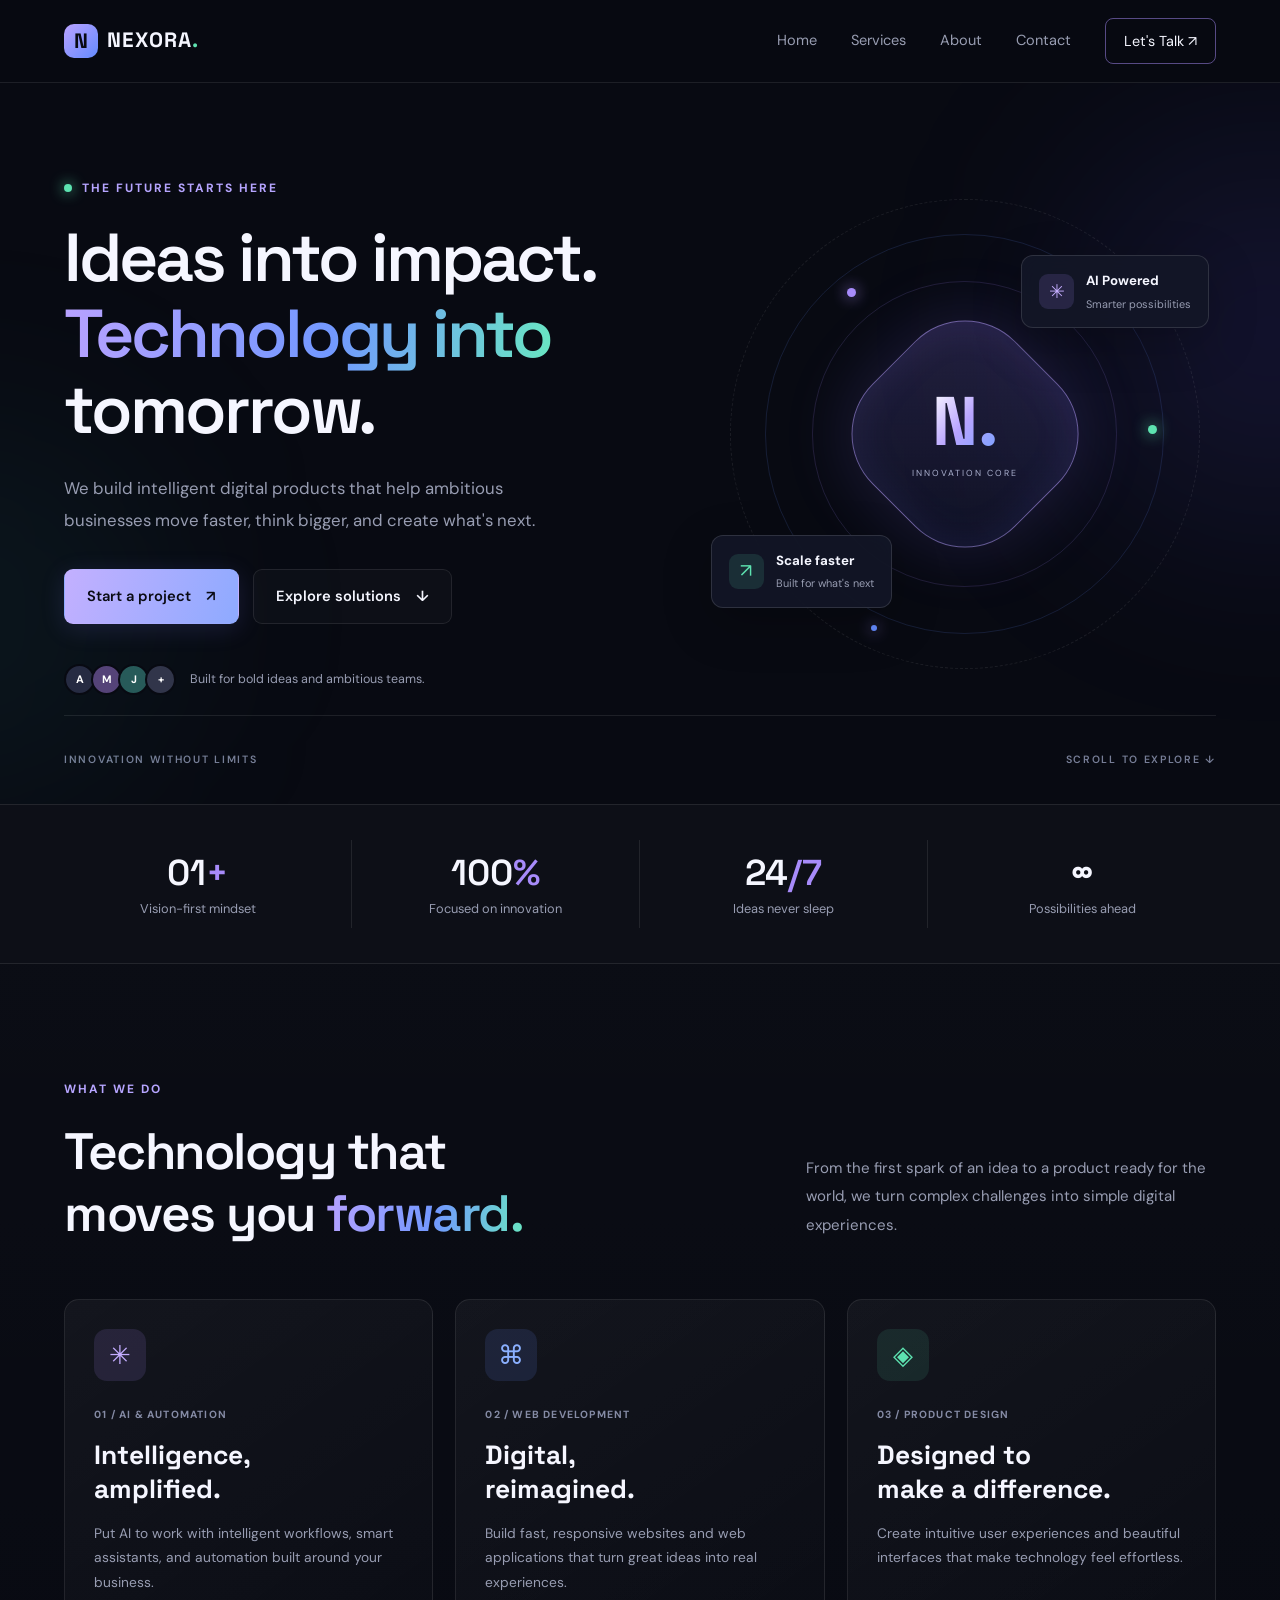
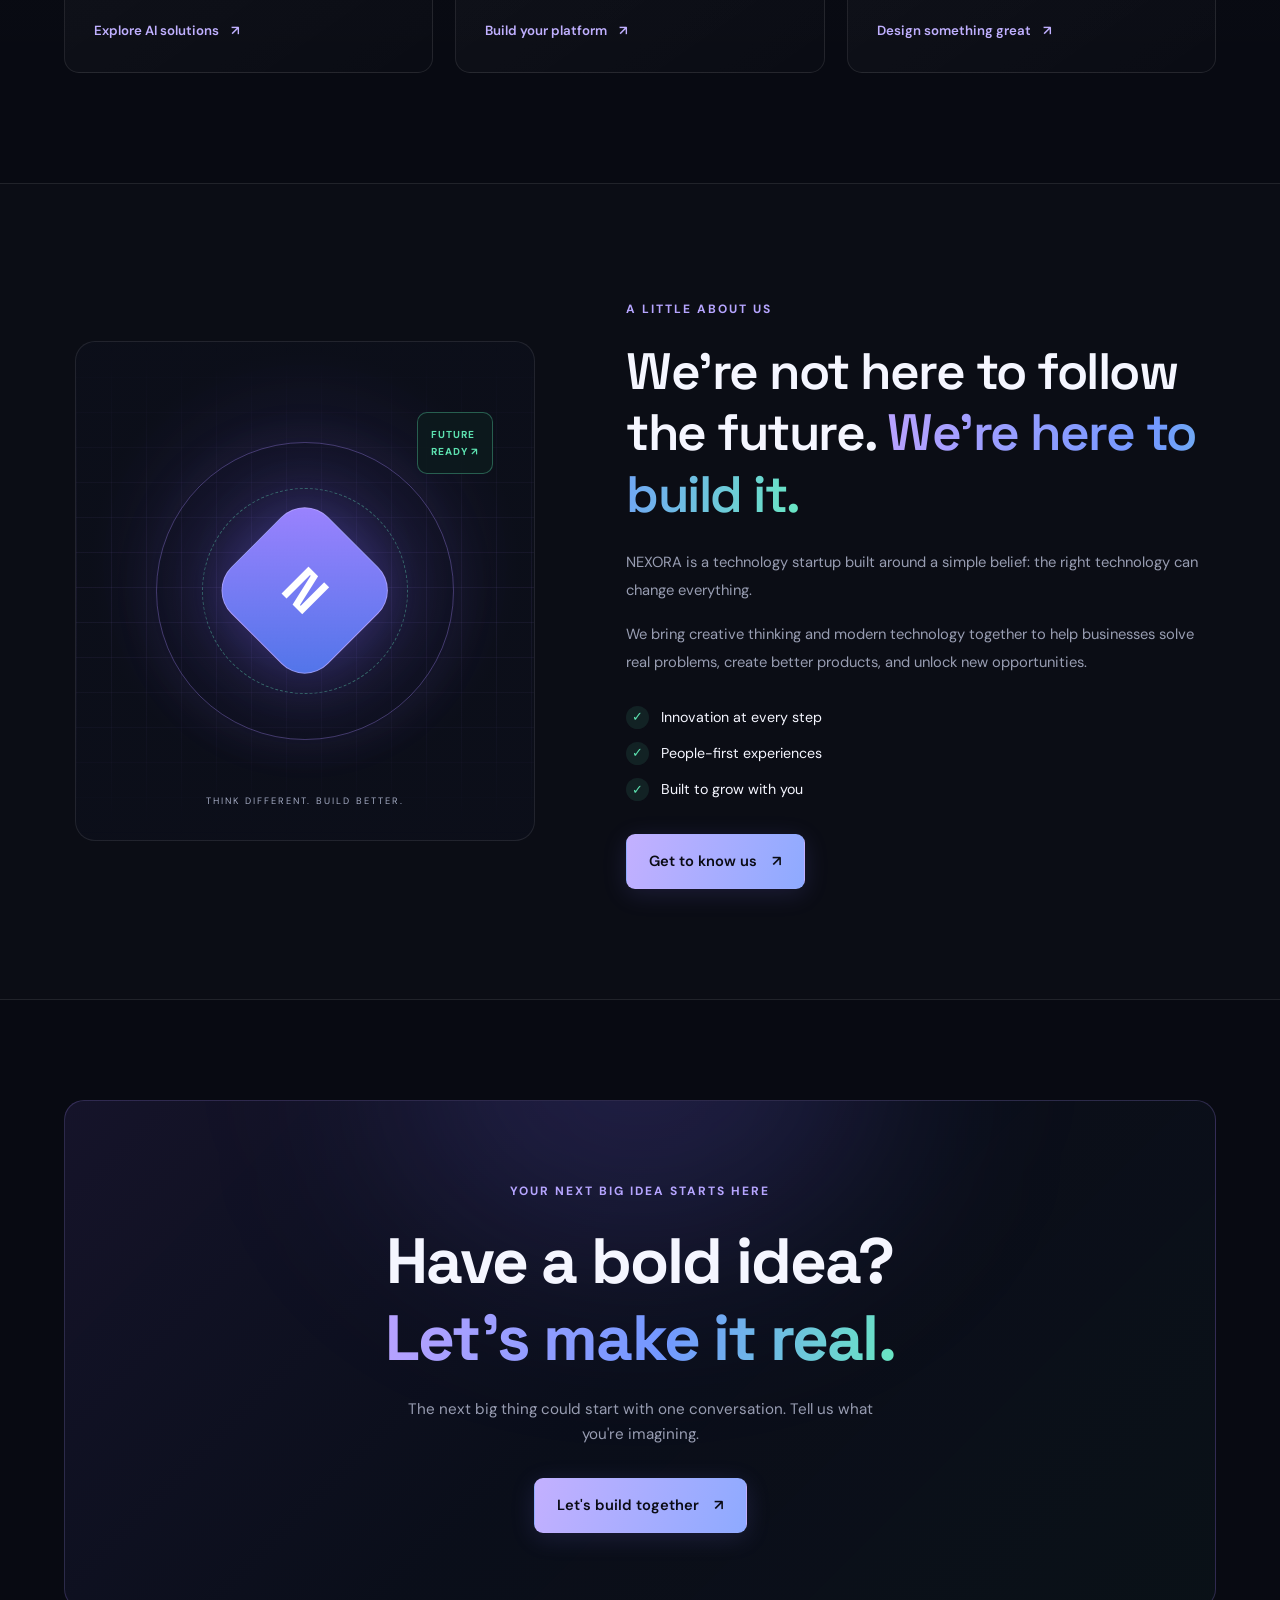
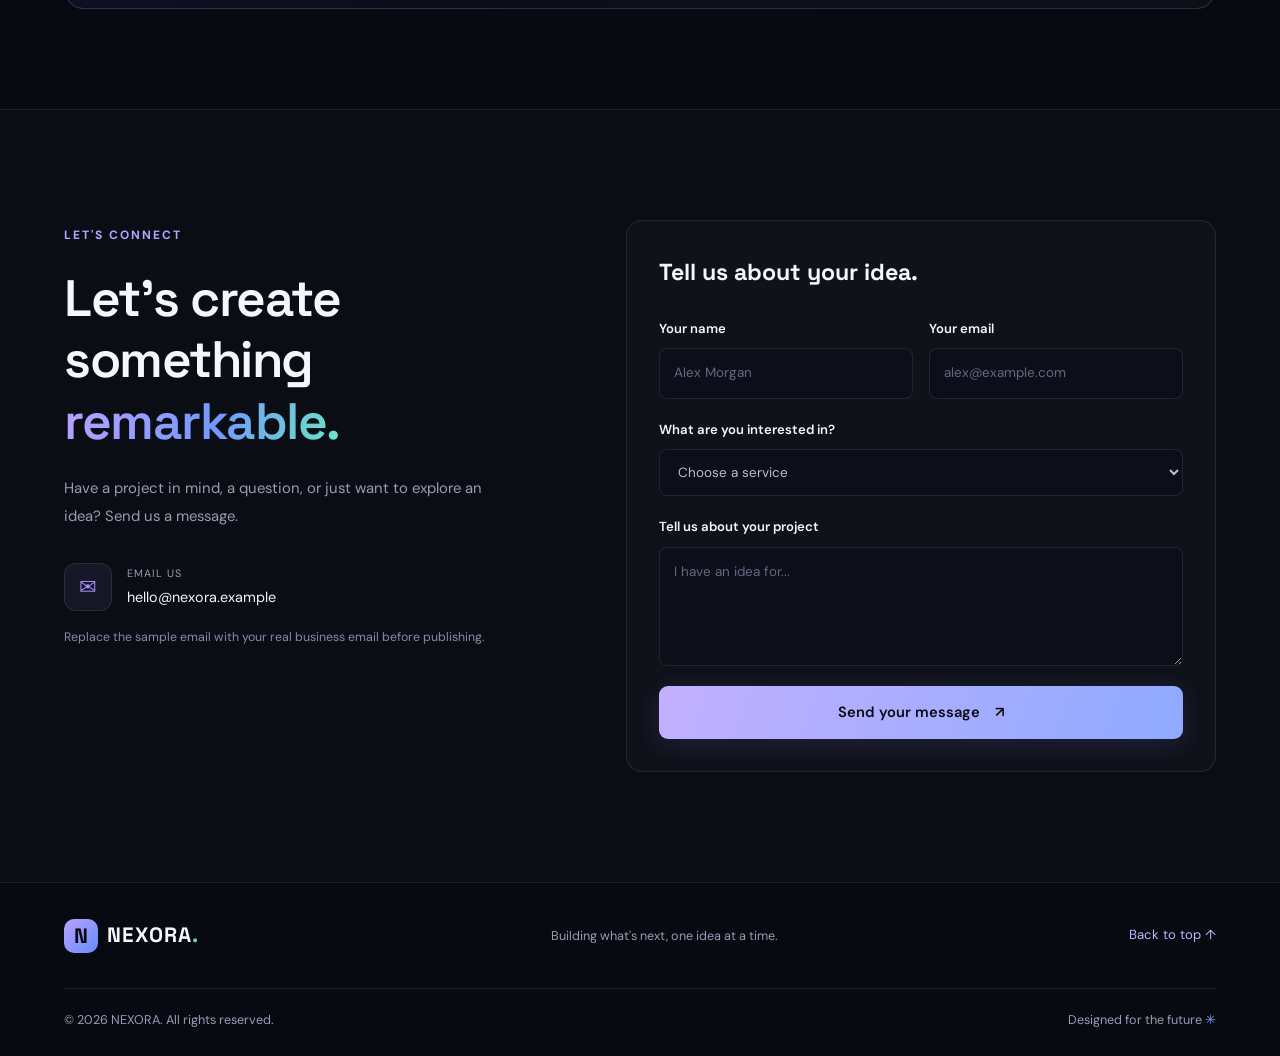
<file: techstartup web/index.html>
<!DOCTYPE html>
<html lang="en">
<head>
  <meta charset="UTF-8">
  <meta name="viewport" content="width=device-width, initial-scale=1.0">
  <meta name="description" content="Nexora builds intelligent digital experiences for ambitious businesses.">
  <title>NEXORA | Build What's Next</title>

  <!-- Connect the CSS file -->
  <link rel="stylesheet" href="style.css">

  <!-- Google Fonts -->
  <link rel="preconnect" href="https://fonts.googleapis.com">
  <link rel="preconnect" href="https://fonts.gstatic.com" crossorigin>
  <link href="https://fonts.googleapis.com/css2?family=DM+Sans:wght@400;500;600;700&family=Space+Grotesk:wght@400;500;600;700&display=swap" rel="stylesheet">

  <!-- Connect the JavaScript file -->
  <script src="script.js" defer></script>
</head>

<body>

  <!-- Navigation -->
  <header class="header">
    <nav class="navbar container">
      <a href="#home" class="logo">
        <span class="logo-icon">N</span>
        NEXORA<span class="logo-dot">.</span>
      </a>

      <button class="menu-toggle" id="menuToggle"
        aria-label="Toggle navigation" aria-expanded="false">
        <span></span>
        <span></span>
        <span></span>
      </button>

      <div class="nav-links" id="navLinks">
        <a href="#home">Home</a>
        <a href="#services">Services</a>
        <a href="#about">About</a>
        <a href="#contact">Contact</a>
        <a href="#contact" class="nav-cta">Let's Talk ↗</a>
      </div>
    </nav>
  </header>

  <main>

    <!-- Hero Section -->
    <section class="hero section" id="home">
      <div class="hero-glow glow-one"></div>
      <div class="hero-glow glow-two"></div>

      <div class="container hero-grid">
        <div class="hero-content reveal">
          <div class="eyebrow">
            <span class="status-dot"></span>
            THE FUTURE STARTS HERE
          </div>

          <h1>
            Ideas into impact.<br>
            <span class="gradient-text">Technology into</span><br>
            tomorrow.
          </h1>

          <p class="hero-description">
            We build intelligent digital products that help ambitious
            businesses move faster, think bigger, and create what's next.
          </p>

          <div class="hero-actions">
            <a href="#contact" class="btn btn-primary">
              Start a project <span>↗</span>
            </a>
            <a href="#services" class="btn btn-secondary">
              Explore solutions <span>↓</span>
            </a>
          </div>

          <div class="hero-trust">
            <div class="avatar-stack">
              <span>A</span>
              <span>M</span>
              <span>J</span>
              <span>+</span>
            </div>
            <p>Built for bold ideas and ambitious teams.</p>
          </div>
        </div>

        <!-- Animated technology visual -->
        <div class="hero-visual reveal">
          <div class="orbit orbit-one"></div>
          <div class="orbit orbit-two"></div>
          <div class="orbit orbit-three"></div>

          <div class="core">
            <div class="core-inner">
              <span class="core-symbol">N.</span>
              <span class="core-label">INNOVATION CORE</span>
            </div>
          </div>

          <div class="floating-card card-top">
            <span class="mini-icon purple">✳</span>
            <div>
              <strong>AI Powered</strong>
              <small>Smarter possibilities</small>
            </div>
          </div>

          <div class="floating-card card-bottom">
            <span class="mini-icon green">↗</span>
            <div>
              <strong>Scale faster</strong>
              <small>Built for what's next</small>
            </div>
          </div>

          <div class="orbit-dot dot-one"></div>
          <div class="orbit-dot dot-two"></div>
          <div class="orbit-dot dot-three"></div>
        </div>
      </div>

      <div class="container hero-bottom">
        <span>INNOVATION WITHOUT LIMITS</span>
        <span class="scroll-indicator">SCROLL TO EXPLORE ↓</span>
      </div>
    </section>

    <!-- Stats -->
    <section class="stats-section">
      <div class="container stats-grid">
        <div class="stat">
          <h2>01<span>+</span></h2>
          <p>Vision-first mindset</p>
        </div>
        <div class="stat">
          <h2>100<span>%</span></h2>
          <p>Focused on innovation</p>
        </div>
        <div class="stat">
          <h2>24<span>/7</span></h2>
          <p>Ideas never sleep</p>
        </div>
        <div class="stat">
          <h2>∞</h2>
          <p>Possibilities ahead</p>
        </div>
      </div>
    </section>

    <!-- Services -->
    <section class="section services-section" id="services">
      <div class="container">
        <div class="section-heading reveal">
          <div>
            <span class="eyebrow">WHAT WE DO</span>
            <h2>Technology that<br>moves you <span class="gradient-text">forward.</span></h2>
          </div>
          <p>
            From the first spark of an idea to a product ready for the world,
            we turn complex challenges into simple digital experiences.
          </p>
        </div>

        <div class="services-grid">

          <article class="service-card reveal">
            <div class="service-icon icon-purple">✳</div>
            <span class="service-number">01 / AI & AUTOMATION</span>
            <h3>Intelligence,<br>amplified.</h3>
            <p>
              Put AI to work with intelligent workflows, smart assistants,
              and automation built around your business.
            </p>
            <a href="#contact" class="text-link">Explore AI solutions <span>↗</span></a>
          </article>

          <article class="service-card reveal">
            <div class="service-icon icon-blue">⌘</div>
            <span class="service-number">02 / WEB DEVELOPMENT</span>
            <h3>Digital,<br>reimagined.</h3>
            <p>
              Build fast, responsive websites and web applications
              that turn great ideas into real experiences.
            </p>
            <a href="#contact" class="text-link">Build your platform <span>↗</span></a>
          </article>

          <article class="service-card reveal">
            <div class="service-icon icon-green">◈</div>
            <span class="service-number">03 / PRODUCT DESIGN</span>
            <h3>Designed to<br>make a difference.</h3>
            <p>
              Create intuitive user experiences and beautiful interfaces
              that make technology feel effortless.
            </p>
            <a href="#contact" class="text-link">Design something great <span>↗</span></a>
          </article>

        </div>
      </div>
    </section>

    <!-- About -->
    <section class="section about-section" id="about">
      <div class="container about-grid">
        <div class="about-visual reveal">
          <div class="about-art">
            <div class="art-grid"></div>
            <div class="art-circle circle-large"></div>
            <div class="art-circle circle-small"></div>
            <div class="art-center">N</div>
            <div class="art-caption">THINK DIFFERENT. BUILD BETTER.</div>
            <div class="art-badge">FUTURE<br>READY ↗</div>
          </div>
        </div>

        <div class="about-content reveal">
          <span class="eyebrow">A LITTLE ABOUT US</span>
          <h2>We're not here to follow the future. <span class="gradient-text">We're here to build it.</span></h2>
          <p>
            NEXORA is a technology startup built around a simple belief:
            the right technology can change everything.
          </p>
          <p>
            We bring creative thinking and modern technology together
            to help businesses solve real problems, create better products,
            and unlock new opportunities.
          </p>

          <div class="about-points">
            <div><span class="check">✓</span> Innovation at every step</div>
            <div><span class="check">✓</span> People-first experiences</div>
            <div><span class="check">✓</span> Built to grow with you</div>
          </div>

          <a href="#contact" class="btn btn-primary">
            Get to know us <span>↗</span>
          </a>
        </div>
      </div>
    </section>

    <!-- Call to Action -->
    <section class="section cta-section">
      <div class="container">
        <div class="cta-box reveal">
          <div class="cta-glow"></div>
          <span class="eyebrow">YOUR NEXT BIG IDEA STARTS HERE</span>
          <h2>Have a bold idea?<br><span class="gradient-text">Let's make it real.</span></h2>
          <p>
            The next big thing could start with one conversation.
            Tell us what you're imagining.
          </p>
          <a href="#contact" class="btn btn-primary">
            Let's build together <span>↗</span>
          </a>
        </div>
      </div>
    </section>

    <!-- Contact -->
    <section class="section contact-section" id="contact">
      <div class="container contact-grid">
        <div class="contact-content reveal">
          <span class="eyebrow">LET'S CONNECT</span>
          <h2>Let's create<br>something <span class="gradient-text">remarkable.</span></h2>
          <p>
            Have a project in mind, a question, or just want to explore
            an idea? Send us a message.
          </p>

          <div class="contact-detail">
            <span class="contact-detail-icon">✉</span>
            <div>
              <small>EMAIL US</small>
              <a href="mailto:hello@nexora.example">hello@nexora.example</a>
            </div>
          </div>

          <p class="contact-note">
            Replace the sample email with your real business email before publishing.
          </p>
        </div>

        <form class="contact-form reveal" id="contactForm">
          <h3>Tell us about your idea.</h3>

          <div class="form-row">
            <div class="form-group">
              <label for="name">Your name</label>
              <input type="text" id="name" name="name"
                placeholder="Alex Morgan" required>
            </div>

            <div class="form-group">
              <label for="email">Your email</label>
              <input type="email" id="email" name="email"
                placeholder="alex@example.com" required>
            </div>
          </div>

          <div class="form-group">
            <label for="service">What are you interested in?</label>
            <select id="service" name="service" required>
              <option value="">Choose a service</option>
              <option>AI & Automation</option>
              <option>Web Development</option>
              <option>Product Design</option>
              <option>Something else</option>
            </select>
          </div>

          <div class="form-group">
            <label for="message">Tell us about your project</label>
            <textarea id="message" name="message" rows="4"
              placeholder="I have an idea for..." required></textarea>
          </div>

          <button type="submit" class="btn btn-primary submit-btn">
            Send your message <span>↗</span>
          </button>

          <p class="form-status" id="formStatus" role="status"
            aria-live="polite"></p>
        </form>
      </div>
    </section>

  </main>

  <!-- Footer -->
  <footer class="footer">
    <div class="container footer-top">
      <a href="#home" class="logo">
        <span class="logo-icon">N</span>
        NEXORA<span class="logo-dot">.</span>
      </a>

      <p>Building what's next, one idea at a time.</p>

      <a href="#home" class="back-top">Back to top ↑</a>
    </div>

    <div class="container footer-bottom">
      <p>© <span id="currentYear"></span> NEXORA. All rights reserved.</p>
      <p>Designed for the future <span class="gradient-text">✳</span></p>
    </div>
  </footer>

</body>
</html>
</file>
<file: techstartup web/style.css>
/* =========================================
   NEXORA — TECH STARTUP WEBSITE
   ========================================= */

:root {
  --bg: #080a12;
  --surface: #10131f;
  --surface-light: #151a29;
  --text: #f5f6ff;
  --muted: #989db2;
  --purple: #a78bfa;
  --blue: #648bff;
  --green: #5de2b0;
  --border: rgba(255, 255, 255, 0.09);
  --font: "DM Sans", sans-serif;
  --heading: "Space Grotesk", sans-serif;
}

* {
  margin: 0;
  padding: 0;
  box-sizing: border-box;
}

html {
  scroll-behavior: smooth;
  scroll-padding-top: 90px;
}

body {
  background: var(--bg);
  color: var(--text);
  font-family: var(--font);
  line-height: 1.7;
  overflow-x: hidden;
}

a {
  text-decoration: none;
  color: inherit;
}

button,
input,
textarea,
select {
  font: inherit;
}

button,
a {
  -webkit-tap-highlight-color: transparent;
}

button:focus-visible,
a:focus-visible,
input:focus-visible,
textarea:focus-visible,
select:focus-visible {
  outline: 2px solid var(--purple);
  outline-offset: 4px;
}

::selection {
  background: var(--purple);
  color: #080a12;
}

.container {
  width: min(1160px, 90%);
  margin: 0 auto;
}

.section {
  padding: 110px 0;
}

.gradient-text {
  background: linear-gradient(100deg, #b9a2ff, #7298ff 55%, #69e7c2);
  -webkit-background-clip: text;
  background-clip: text;
  color: transparent;
}

.eyebrow {
  display: inline-flex;
  align-items: center;
  gap: 10px;
  color: #b6a5ff;
  font-size: 0.75rem;
  font-weight: 700;
  letter-spacing: 2px;
  margin-bottom: 22px;
}

.status-dot {
  height: 8px;
  width: 8px;
  background: var(--green);
  border-radius: 50%;
  box-shadow: 0 0 14px var(--green);
}

/* Navigation */

.header {
  position: sticky;
  top: 0;
  z-index: 100;
  background: rgba(8, 10, 18, 0.82);
  backdrop-filter: blur(18px);
  border-bottom: 1px solid var(--border);
}

.navbar {
  min-height: 82px;
  display: flex;
  align-items: center;
  justify-content: space-between;
  gap: 30px;
}

.logo {
  display: inline-flex;
  align-items: center;
  gap: 9px;
  font-family: var(--heading);
  font-weight: 700;
  font-size: 1.3rem;
  letter-spacing: 1px;
  white-space: nowrap;
}

.logo-icon {
  display: grid;
  place-items: center;
  width: 34px;
  height: 34px;
  border-radius: 10px;
  background: linear-gradient(135deg, #b9a2ff, #648bff);
  color: #080a12;
  font-weight: 700;
}

.logo-dot {
  color: var(--green);
  margin-left: -9px;
}

.nav-links {
  display: flex;
  align-items: center;
  gap: 34px;
}

.nav-links > a:not(.nav-cta) {
  color: var(--muted);
  font-size: 0.91rem;
  transition: color 0.25s ease;
}

.nav-links > a:hover {
  color: var(--text);
}

.nav-cta {
  border: 1px solid rgba(167, 139, 250, 0.5);
  border-radius: 8px;
  padding: 10px 18px;
  font-size: 0.9rem;
  transition: background 0.25s, border-color 0.25s;
}

.nav-cta:hover {
  background: rgba(167, 139, 250, 0.13);
  border-color: var(--purple);
}

.menu-toggle {
  display: none;
  background: none;
  border: 0;
  cursor: pointer;
}

.menu-toggle span {
  display: block;
  width: 25px;
  height: 2px;
  margin: 5px;
  background: white;
  transition: 0.25s;
}

/* Hero */

.hero {
  position: relative;
  min-height: 660px;
  padding-top: 90px;
  padding-bottom: 35px;
  overflow: hidden;
}

.hero-grid {
  display: grid;
  grid-template-columns: 1.1fr 0.9fr;
  align-items: center;
  gap: 35px;
  min-height: 475px;
}

.hero-content {
  position: relative;
  z-index: 2;
}

.hero h1 {
  font-family: var(--heading);
  font-size: clamp(2.7rem, 5.3vw, 4.65rem);
  font-weight: 600;
  line-height: 1.12;
  letter-spacing: -3px;
  margin-bottom: 25px;
}

.hero-description {
  color: var(--muted);
  max-width: 500px;
  font-size: 1.05rem;
  line-height: 1.9;
}

.hero-actions {
  display: flex;
  flex-wrap: wrap;
  gap: 14px;
  margin-top: 32px;
}

.btn {
  display: inline-flex;
  align-items: center;
  justify-content: center;
  gap: 15px;
  padding: 14px 22px;
  border: 1px solid transparent;
  border-radius: 9px;
  font-size: 0.92rem;
  font-weight: 600;
  cursor: pointer;
  transition: transform 0.25s, box-shadow 0.25s,
    background 0.25s;
}

.btn:hover {
  transform: translateY(-3px);
}

.btn-primary {
  color: #0a0b14;
  background: linear-gradient(110deg, #c3b0ff, #8eaaff);
  box-shadow: 0 5px 25px rgba(129, 123, 255, 0.15);
}

.btn-primary:hover {
  box-shadow: 0 8px 35px rgba(129, 123, 255, 0.3);
}

.btn-secondary {
  border-color: var(--border);
  color: var(--text);
  background: rgba(255, 255, 255, 0.025);
}

.btn-secondary:hover {
  background: rgba(255, 255, 255, 0.07);
}

.hero-trust {
  display: flex;
  align-items: center;
  gap: 14px;
  margin-top: 40px;
}

.avatar-stack {
  display: flex;
  padding-left: 4px;
}

.avatar-stack span {
  display: grid;
  place-items: center;
  width: 31px;
  height: 31px;
  margin-left: -4px;
  border: 2px solid var(--bg);
  border-radius: 50%;
  background: #262b42;
  color: white;
  font-size: 0.68rem;
  font-weight: 700;
}

.avatar-stack span:nth-child(2) {
  background: #554378;
}

.avatar-stack span:nth-child(3) {
  background: #275a59;
}

.avatar-stack span:nth-child(4) {
  background: #31354a;
}

.hero-trust p {
  color: var(--muted);
  font-size: 0.78rem;
}

/* Hero visual */

.hero-visual {
  position: relative;
  width: 100%;
  max-width: 470px;
  aspect-ratio: 1;
  margin: 0 auto;
  display: grid;
  place-items: center;
}

.hero-glow {
  position: absolute;
  width: 380px;
  height: 380px;
  border-radius: 50%;
  filter: blur(110px);
  pointer-events: none;
}

.glow-one {
  top: 60px;
  right: -180px;
  background: rgba(102, 89, 255, 0.13);
}

.glow-two {
  left: -220px;
  bottom: 0;
  background: rgba(54, 202, 177, 0.07);
}

.orbit {
  position: absolute;
  border: 1px solid rgba(167, 139, 250, 0.15);
  border-radius: 50%;
  animation: rotate 25s linear infinite;
}

.orbit-one {
  width: 65%;
  height: 65%;
}

.orbit-two {
  width: 85%;
  height: 85%;
  border-color: rgba(100, 139, 255, 0.15);
  animation-direction: reverse;
}

.orbit-three {
  width: 100%;
  height: 100%;
  border-style: dashed;
  border-color: rgba(255, 255, 255, 0.08);
}

.core {
  display: grid;
  place-items: center;
  width: 43%;
  aspect-ratio: 1;
  border: 1px solid rgba(183, 160, 255, 0.5);
  border-radius: 35%;
  transform: rotate(45deg);
  background: linear-gradient(
    135deg,
    rgba(153, 127, 255, 0.2),
    rgba(73, 103, 219, 0.08)
  );
  box-shadow: 0 0 70px rgba(132, 110, 255, 0.18),
    inset 0 0 40px rgba(132, 110, 255, 0.1);
}

.core-inner {
  transform: rotate(-45deg);
  display: flex;
  flex-direction: column;
  align-items: center;
  gap: 10px;
}

.core-symbol {
  font-family: var(--heading);
  font-size: 4.3rem;
  font-weight: 700;
  line-height: 1;
  background: linear-gradient(130deg, #fff, #b8a4ff, #75a1ff);
  -webkit-background-clip: text;
  background-clip: text;
  color: transparent;
}

.core-label {
  color: #aab0ce;
  font-size: 0.55rem;
  letter-spacing: 2px;
}

.floating-card {
  position: absolute;
  z-index: 2;
  display: flex;
  align-items: center;
  gap: 12px;
  padding: 14px 17px;
  border: 1px solid rgba(255, 255, 255, 0.12);
  border-radius: 12px;
  background: rgba(19, 23, 39, 0.91);
  backdrop-filter: blur(14px);
  box-shadow: 0 15px 50px rgba(0, 0, 0, 0.22);
  animation: float 5s ease-in-out infinite;
}

.card-top {
  top: 12%;
  right: -2%;
}

.card-bottom {
  bottom: 13%;
  left: -4%;
  animation-delay: -2.5s;
}

.floating-card strong,
.floating-card small {
  display: block;
}

.floating-card strong {
  font-size: 0.83rem;
}

.floating-card small {
  color: var(--muted);
  font-size: 0.68rem;
  margin-top: 2px;
}

.mini-icon {
  display: grid;
  place-items: center;
  width: 35px;
  height: 35px;
  border-radius: 9px;
  font-size: 1.2rem;
}

.purple {
  color: #c4adff;
  background: rgba(167, 139, 250, 0.14);
}

.green {
  color: var(--green);
  background: rgba(93, 226, 176, 0.12);
}

.orbit-dot {
  position: absolute;
  width: 9px;
  height: 9px;
  border-radius: 50%;
  background: var(--purple);
  box-shadow: 0 0 15px var(--purple);
}

.dot-one {
  top: 19%;
  left: 25%;
}

.dot-two {
  right: 9%;
  top: 48%;
  background: var(--green);
  box-shadow: 0 0 15px var(--green);
}

.dot-three {
  left: 30%;
  bottom: 8%;
  width: 6px;
  height: 6px;
  background: var(--blue);
}

.hero-bottom {
  display: flex;
  justify-content: space-between;
  gap: 15px;
  padding-top: 35px;
  margin-top: 20px;
  border-top: 1px solid var(--border);
  color: #777e97;
  font-size: 0.66rem;
  font-weight: 600;
  letter-spacing: 1.7px;
}

/* Statistics */

.stats-section {
  border-top: 1px solid var(--border);
  border-bottom: 1px solid var(--border);
  background: rgba(255, 255, 255, 0.018);
}

.stats-grid {
  display: grid;
  grid-template-columns: repeat(4, 1fr);
  padding-top: 35px;
  padding-bottom: 35px;
}

.stat {
  padding: 8px 20px;
  border-right: 1px solid var(--border);
  text-align: center;
}

.stat:first-child {
  padding-left: 0;
}

.stat:last-child {
  border: 0;
  padding-right: 0;
}

.stat h2 {
  font-family: var(--heading);
  font-size: 2.25rem;
  font-weight: 600;
  line-height: 1.4;
}

.stat h2 span {
  color: var(--purple);
}

.stat p {
  color: var(--muted);
  font-size: 0.8rem;
}

/* Section headings */

.section-heading {
  display: flex;
  align-items: end;
  justify-content: space-between;
  gap: 45px;
  margin-bottom: 55px;
}

.section-heading h2,
.about-content h2,
.contact-content h2 {
  font-family: var(--heading);
  font-size: clamp(2rem, 4vw, 3.3rem);
  line-height: 1.2;
  font-weight: 600;
  letter-spacing: -1.5px;
}

.section-heading > p {
  max-width: 410px;
  color: var(--muted);
  font-size: 0.94rem;
  line-height: 1.9;
  padding-bottom: 5px;
}

/* Service cards */

.services-section {
  background: linear-gradient(
    180deg,
    rgba(255, 255, 255, 0.012),
    transparent
  );
}

.services-grid {
  display: grid;
  grid-template-columns: repeat(3, 1fr);
  gap: 22px;
}

.service-card {
  display: flex;
  flex-direction: column;
  align-items: flex-start;
  min-height: 340px;
  padding: 29px;
  border: 1px solid var(--border);
  border-radius: 15px;
  background: linear-gradient(
    145deg,
    rgba(255, 255, 255, 0.045),
    rgba(255, 255, 255, 0.012)
  );
  transition: transform 0.3s, border-color 0.3s,
    background 0.3s;
}

.service-card:hover {
  transform: translateY(-7px);
  border-color: rgba(167, 139, 250, 0.42);
  background: linear-gradient(
    145deg,
    rgba(167, 139, 250, 0.08),
    rgba(255, 255, 255, 0.015)
  );
}

.service-icon {
  display: grid;
  place-items: center;
  width: 52px;
  height: 52px;
  border-radius: 13px;
  font-size: 1.6rem;
  margin-bottom: 25px;
}

.icon-purple {
  color: #c4adff;
  background: rgba(167, 139, 250, 0.13);
}

.icon-blue {
  color: #8bb0ff;
  background: rgba(100, 139, 255, 0.13);
}

.icon-green {
  color: var(--green);
  background: rgba(93, 226, 176, 0.1);
}

.service-number {
  color: #858ba5;
  font-size: 0.65rem;
  font-weight: 700;
  letter-spacing: 1.2px;
}

.service-card h3 {
  font-family: var(--heading);
  font-size: 1.65rem;
  line-height: 1.3;
  margin: 14px 0;
}

.service-card p {
  color: var(--muted);
  font-size: 0.86rem;
  line-height: 1.8;
  margin-bottom: 25px;
}

.text-link {
  display: inline-flex;
  align-items: center;
  gap: 12px;
  margin-top: auto;
  color: #c0b0ff;
  font-size: 0.83rem;
  font-weight: 600;
}

.text-link span {
  transition: transform 0.25s;
}

.text-link:hover span {
  transform: translate(3px, -3px);
}

/* About */

.about-section {
  border-top: 1px solid var(--border);
  border-bottom: 1px solid var(--border);
  background: rgba(255, 255, 255, 0.012);
}

.about-grid {
  display: grid;
  grid-template-columns: 0.9fr 1.1fr;
  align-items: center;
  gap: 80px;
}

.about-art {
  position: relative;
  display: grid;
  place-items: center;
  aspect-ratio: 0.92;
  max-width: 460px;
  margin: 0 auto;
  overflow: hidden;
  border: 1px solid var(--border);
  border-radius: 20px;
  background: radial-gradient(
    circle at 50% 45%,
    rgba(123, 103, 255, 0.17),
    rgba(13, 16, 29, 0.6) 60%
  );
}

.art-grid {
  position: absolute;
  inset: 0;
  background-image: linear-gradient(
      rgba(167, 139, 250, 0.08) 1px,
      transparent 1px
    ),
    linear-gradient(
      90deg,
      rgba(167, 139, 250, 0.08) 1px,
      transparent 1px
    );
  background-size: 35px 35px;
  mask-image: linear-gradient(transparent, black, transparent);
}

.art-circle {
  position: absolute;
  border: 1px solid rgba(167, 139, 250, 0.35);
  border-radius: 50%;
}

.circle-large {
  width: 65%;
  aspect-ratio: 1;
  box-shadow: 0 0 50px rgba(167, 139, 250, 0.08);
}

.circle-small {
  width: 45%;
  aspect-ratio: 1;
  border-color: rgba(93, 226, 176, 0.4);
  border-style: dashed;
  animation: rotate 30s linear infinite;
}

.art-center {
  display: grid;
  place-items: center;
  width: 30%;
  aspect-ratio: 1;
  border: 1px solid rgba(192, 176, 255, 0.6);
  border-radius: 24%;
  transform: rotate(45deg);
  background: linear-gradient(135deg, #9f83ff, #4d74e8);
  color: white;
  font-family: var(--heading);
  font-size: 3.4rem;
  font-weight: 700;
  box-shadow: 0 0 70px rgba(123, 103, 255, 0.4);
}

.art-caption {
  position: absolute;
  bottom: 30px;
  color: #a4abc3;
  font-size: 0.58rem;
  letter-spacing: 2px;
}

.art-badge {
  position: absolute;
  top: 14%;
  right: 9%;
  padding: 13px;
  border: 1px solid rgba(93, 226, 176, 0.35);
  border-radius: 10px;
  background: rgba(13, 26, 29, 0.9);
  color: var(--green);
  font-size: 0.63rem;
  font-weight: 700;
  line-height: 1.7;
  letter-spacing: 1px;
}

.about-content h2 {
  margin-bottom: 24px;
}

.about-content > p {
  color: var(--muted);
  font-size: 0.92rem;
  line-height: 1.9;
  margin-bottom: 16px;
}

.about-points {
  display: grid;
  gap: 12px;
  margin: 28px 0 32px;
}

.about-points > div {
  display: flex;
  align-items: center;
  gap: 12px;
  font-size: 0.89rem;
}

.check {
  display: grid;
  place-items: center;
  width: 23px;
  height: 23px;
  border-radius: 50%;
  color: var(--green);
  background: rgba(93, 226, 176, 0.1);
  font-size: 0.8rem;
}

/* Call to action */

.cta-section {
  padding-top: 100px;
  padding-bottom: 100px;
}

.cta-box {
  position: relative;
  isolation: isolate;
  overflow: hidden;
  padding: 75px 25px;
  border: 1px solid rgba(167, 139, 250, 0.22);
  border-radius: 20px;
  background: linear-gradient(
    135deg,
    rgba(116, 94, 220, 0.12),
    rgba(29, 43, 76, 0.14),
    rgba(45, 134, 122, 0.06)
  );
  text-align: center;
}

.cta-box .eyebrow {
  justify-content: center;
}

.cta-box h2 {
  position: relative;
  font-family: var(--heading);
  font-size: clamp(2.3rem, 5vw, 4rem);
  line-height: 1.2;
  letter-spacing: -1.8px;
  margin-bottom: 20px;
}

.cta-box > p {
  position: relative;
  max-width: 510px;
  margin: 0 auto 30px;
  color: var(--muted);
  font-size: 0.95rem;
}

.cta-box > .btn {
  position: relative;
}

.cta-glow {
  position: absolute;
  z-index: -1;
  top: -200px;
  left: 50%;
  width: 500px;
  height: 350px;
  transform: translateX(-50%);
  border-radius: 50%;
  background: rgba(124, 105, 255, 0.17);
  filter: blur(100px);
}

/* Contact */

.contact-section {
  border-top: 1px solid var(--border);
  background: rgba(255, 255, 255, 0.012);
}

.contact-grid {
  display: grid;
  grid-template-columns: 0.9fr 1.1fr;
  gap: 80px;
  align-items: start;
}

.contact-content h2 {
  margin-bottom: 22px;
}

.contact-content > p {
  max-width: 430px;
  color: var(--muted);
  font-size: 0.93rem;
  line-height: 1.9;
}

.contact-detail {
  display: flex;
  align-items: center;
  gap: 15px;
  margin-top: 32px;
}

.contact-detail-icon {
  display: grid;
  place-items: center;
  width: 48px;
  height: 48px;
  border: 1px solid var(--border);
  border-radius: 12px;
  color: var(--purple);
  background: rgba(167, 139, 250, 0.08);
  font-size: 1.3rem;
}

.contact-detail small,
.contact-detail a {
  display: block;
}

.contact-detail small {
  color: var(--muted);
  font-size: 0.67rem;
  letter-spacing: 1px;
  margin-bottom: 3px;
}

.contact-detail a {
  font-size: 0.9rem;
}

.contact-content .contact-note {
  margin-top: 15px;
  font-size: 0.77rem;
  color: #858ba5;
}

.contact-form {
  padding: 32px;
  border: 1px solid var(--border);
  border-radius: 16px;
  background: rgba(255, 255, 255, 0.025);
}

.contact-form h3 {
  font-family: var(--heading);
  font-size: 1.45rem;
  margin-bottom: 25px;
}

.form-row {
  display: grid;
  grid-template-columns: 1fr 1fr;
  gap: 16px;
}

.form-group {
  display: flex;
  flex-direction: column;
  gap: 8px;
  margin-bottom: 20px;
}

.form-group label {
  font-size: 0.82rem;
  font-weight: 600;
}

.form-group input,
.form-group textarea,
.form-group select {
  width: 100%;
  min-width: 0;
  padding: 13px 14px;
  border: 1px solid var(--border);
  border-radius: 8px;
  outline: none;
  background: #0c0f19;
  color: var(--text);
  font-size: 0.84rem;
  transition: border-color 0.2s, box-shadow 0.2s;
}

.form-group input::placeholder,
.form-group textarea::placeholder {
  color: #626981;
}

.form-group select {
  color: #b8bed1;
}

.form-group input:focus,
.form-group textarea:focus,
.form-group select:focus {
  border-color: var(--purple);
  box-shadow: 0 0 0 3px rgba(167, 139, 250, 0.09);
}

.form-group textarea {
  resize: vertical;
  min-height: 110px;
}

.submit-btn {
  width: 100%;
  border: 0;
}

.form-status {
  margin-top: 14px;
  font-size: 0.84rem;
  color: var(--green);
}

.form-status:empty {
  display: none;
}

/* Footer */

.footer {
  border-top: 1px solid var(--border);
}

.footer-top,
.footer-bottom {
  display: flex;
  justify-content: space-between;
  align-items: center;
  gap: 20px;
}

.footer-top {
  padding-top: 35px;
  padding-bottom: 35px;
}

.footer-top > p,
.footer-bottom p {
  color: var(--muted);
  font-size: 0.79rem;
}

.back-top {
  font-size: 0.82rem;
  color: #c4b4ff;
}

.footer-bottom {
  padding-top: 20px;
  padding-bottom: 25px;
  border-top: 1px solid var(--border);
}

/* Animations */

@keyframes rotate {
  to {
    transform: rotate(360deg);
  }
}

@keyframes float {
  0%, 100% {
    translate: 0 0;
  }
  50% {
    translate: 0 -10px;
  }
}

.reveal {
  opacity: 0;
  transform: translateY(22px);
  transition: opacity 0.7s ease, transform 0.7s ease;
}

.reveal.visible {
  opacity: 1;
  transform: translateY(0);
}

/* Tablet */

@media (max-width: 950px) {
  .section {
    padding: 85px 0;
  }

  .hero {
    padding-top: 65px;
  }

  .hero-grid {
    grid-template-columns: 1fr 0.85fr;
    gap: 15px;
  }

  .hero h1 {
    font-size: clamp(2.5rem, 5.4vw, 3.6rem);
    letter-spacing: -2px;
  }

  .hero-visual {
    width: 110%;
    margin-left: -5%;
  }

  .floating-card {
    padding: 11px;
  }

  .about-grid,
  .contact-grid {
    gap: 45px;
  }

  .services-grid {
    gap: 14px;
  }

  .service-card {
    padding: 22px;
  }

  .nav-links {
    gap: 20px;
  }
}

/* Mobile */

@media (max-width: 700px) {
  .container {
    width: min(100% - 36px, 540px);
  }

  .section {
    padding: 70px 0;
  }

  .navbar {
    min-height: 72px;
  }

  .menu-toggle {
    display: block;
    position: relative;
    z-index: 102;
  }

  .nav-links {
    position: absolute;
    top: 72px;
    left: 0;
    right: 0;
    display: flex;
    flex-direction: column;
    align-items: stretch;
    gap: 0;
    padding: 10px 5%;
    background: #0c0f19;
    border-bottom: 1px solid var(--border);
    opacity: 0;
    visibility: hidden;
    transform: translateY(-8px);
    transition: 0.25s ease;
  }

  .nav-links.open {
    opacity: 1;
    visibility: visible;
    transform: translateY(0);
  }

  .nav-links > a:not(.nav-cta) {
    padding: 13px 0;
    border-bottom: 1px solid var(--border);
  }

  .nav-cta {
    margin-top: 12px;
    text-align: center;
  }

  .menu-toggle.active span:first-child {
    transform: translateY(7px) rotate(45deg);
  }

  .menu-toggle.active span:nth-child(2) {
    opacity: 0;
  }

  .menu-toggle.active span:last-child {
    transform: translateY(-7px) rotate(-45deg);
  }

  .hero {
    padding-top: 65px;
    min-height: auto;
  }

  .hero-grid {
    grid-template-columns: 1fr;
    gap: 10px;
  }

  .hero h1 {
    font-size: clamp(2.6rem, 10vw, 3.8rem);
    letter-spacing: -2px;
  }

  .hero-description {
    font-size: 0.95rem;
  }

  .hero-visual {
    width: 100%;
    max-width: 400px;
    margin: 10px auto 0;
  }

  .card-top {
    right: 0;
  }

  .card-bottom {
    left: 0;
  }

  .hero-bottom {
    margin-top: 5px;
    padding-top: 25px;
    font-size: 0.56rem;
    letter-spacing: 1px;
  }

  .stats-grid {
    grid-template-columns: repeat(2, 1fr);
    padding-top: 22px;
    padding-bottom: 22px;
    row-gap: 25px;
  }

  .stat {
    padding: 8px 10px;
  }

  .stat:nth-child(2) {
    border-right: 0;
  }

  .stat:nth-child(3) {
    padding-left: 0;
  }

  .stat h2 {
    font-size: 1.9rem;
  }

  .section-heading {
    display: block;
    margin-bottom: 35px;
  }

  .section-heading > p {
    margin-top: 22px;
  }

  .services-grid {
    grid-template-columns: 1fr;
    gap: 15px;
  }

  .service-card {
    min-height: 300px;
    padding: 26px;
  }

  .about-grid,
  .contact-grid {
    grid-template-columns: 1fr;
    gap: 45px;
  }

  .about-art {
    width: 100%;
  }

  .about-content h2,
  .contact-content h2 {
    font-size: 2.4rem;
  }

  .cta-section {
    padding: 65px 0;
  }

  .cta-box {
    padding: 55px 20px;
  }

  .cta-box h2 {
    font-size: 2.5rem;
  }

  .contact-form {
    padding: 22px 18px;
  }

  .form-row {
    grid-template-columns: 1fr;
    gap: 0;
  }

  .footer-top {
    flex-wrap: wrap;
  }

  .footer-top > p {
    order: 3;
    width: 100%;
  }

  .footer-bottom {
    align-items: flex-start;
    flex-direction: column;
    gap: 8px;
  }
}

/* Respect reduced-motion accessibility preferences */

@media (prefers-reduced-motion: reduce) {
  *,
  *::before,
  *::after {
    scroll-behavior: auto !important;
    animation-duration: 0.01ms !important;
    animation-iteration-count: 1 !important;
    transition-duration: 0.01ms !important;
  }

  .reveal {
    opacity: 1;
    transform: none;
  }
}
</file>
